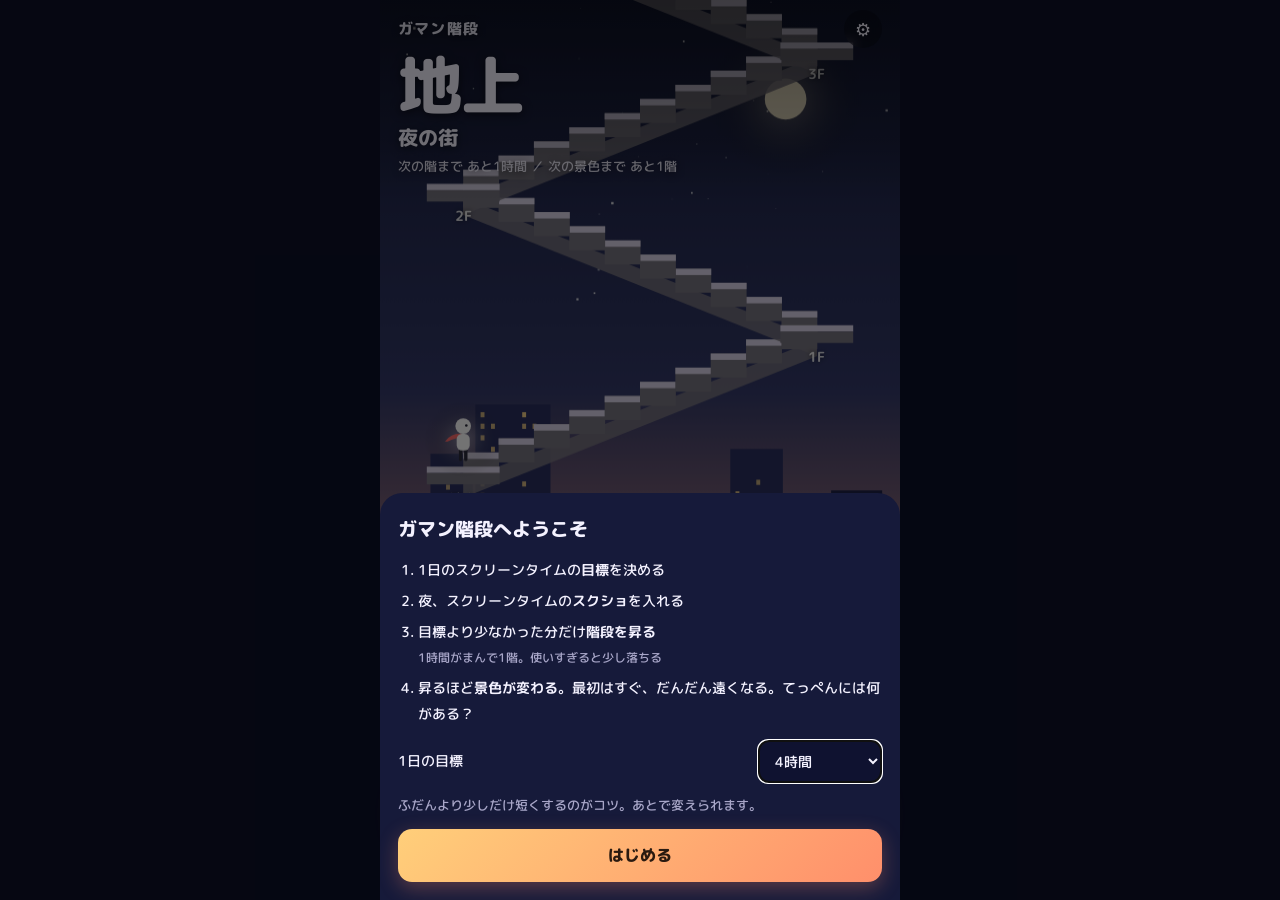
<file: gaman-kaidan/index.html>
<!doctype html>
<html lang="ja">
<head>
  <meta charset="utf-8">
  <meta name="viewport" content="width=device-width, initial-scale=1, viewport-fit=cover">
  <title>ガマン階段</title>
  <meta name="description" content="スマホを我慢した時間だけ階段を昇る。昇るほど景色が変わっていく。">
  <!-- ホーム画面に置いたとき用：アプリとして全画面で開く -->
  <link rel="manifest" href="manifest.json">
  <link rel="apple-touch-icon" href="icons/icon-180.png">
  <meta name="theme-color" content="#141a38">
  <meta name="mobile-web-app-capable" content="yes">
  <meta name="apple-mobile-web-app-capable" content="yes">
  <meta name="apple-mobile-web-app-status-bar-style" content="black-translucent">
  <meta name="apple-mobile-web-app-title" content="ガマン階段">
  <link rel="preconnect" href="https://fonts.googleapis.com">
  <link rel="stylesheet" href="https://fonts.googleapis.com/css2?family=M+PLUS+Rounded+1c:wght@500;800&display=swap">
  <link rel="stylesheet" href="css/style.css">
</head>
<body>
  <main class="app">
    <section class="stage">
      <canvas id="scene" aria-label="いま昇っている階段と景色"></canvas>
      <div class="hud">
        <div class="hud-top">
          <span class="brand">ガマン階段</span>
          <button id="btn-settings" class="icon-btn" aria-label="せってい">⚙</button>
        </div>
        <div class="floor"><span id="floor-num">地上</span><small id="floor-unit"></small></div>
        <div class="zone" id="zone-name"></div>
        <div class="next" id="next-info"></div>
      </div>
      <div class="banner" id="banner" hidden>
        <span class="new">NEW</span>
        <small>新しい景色にたどり着いた</small>
        <b id="banner-name"></b>
        <em id="banner-count"></em>
      </div>
      <div class="pop" id="pop"></div>
    </section>

    <section class="panel">
      <div class="stats">
        <div><b id="stat-saved">0分</b><span>我慢した時間</span></div>
        <div><b id="stat-streak">0日</b><span>連続達成</span></div>
        <div><b id="stat-goal">-</b><span>1日の目標</span></div>
      </div>
      <button class="primary" id="btn-record">今日のスクリーンタイムを記録</button>
      <nav class="sub">
        <button id="btn-share">シェア</button>
        <button id="btn-book">景色図鑑</button>
        <button id="btn-history">きろく</button>
      </nav>
    </section>
  </main>

  <!-- はじめての人 -->
  <dialog id="dlg-welcome">
    <div class="sheet">
      <h2>ガマン階段へようこそ</h2>
      <ol class="rules">
        <li>1日のスクリーンタイムの<b>目標</b>を決める</li>
        <li>夜、スクリーンタイムの<b>スクショ</b>を入れる</li>
        <li>目標より少なかった分だけ<b>階段を昇る</b><br><small>1時間がまんで1階。使いすぎると少し落ちる</small></li>
        <li>昇るほど<b>景色が変わる</b>。最初はすぐ、だんだん遠くなる。てっぺんには何がある？</li>
      </ol>
      <label class="field">1日の目標
        <select id="welcome-goal"></select>
      </label>
      <p class="note">ふだんより少しだけ短くするのがコツ。あとで変えられます。</p>
      <button class="primary" id="welcome-ok">はじめる</button>
    </div>
  </dialog>

  <!-- 記録する -->
  <dialog id="dlg-record">
    <div class="sheet">
      <h2>スクリーンタイムを記録</h2>
      <div id="rec-pick">
        <label class="pick">📷 スクショを選ぶ
          <input type="file" id="rec-file" accept="image/*" hidden>
        </label>
        <p class="note">設定 → スクリーンタイム → 「すべてのアクティビティを確認」で、<b>その日</b>の画面をスクショしてね。読み取りはこの端末の中だけで行います。</p>
        <button class="link" id="rec-manual">スクショなしで数字を入れる</button>
      </div>
      <div id="rec-read" hidden>
        <img id="rec-thumb" alt="">
        <div class="bar"><i id="ocr-bar"></i></div>
        <p class="note" id="ocr-status"></p>
      </div>
      <div id="rec-form" hidden>
        <p class="note" id="rec-msg"></p>
        <div class="cands" id="rec-cands"></div>
        <div class="time-in">
          <input type="number" id="rec-h" min="0" max="24" inputmode="numeric"> 時間
          <input type="number" id="rec-m" min="0" max="59" inputmode="numeric"> 分
        </div>
        <label class="field">日付 <input type="date" id="rec-date"></label>
        <div class="result" id="rec-result"></div>
        <button class="primary" id="rec-ok">記録して昇る</button>
      </div>
      <button class="close" data-close>とじる</button>
    </div>
  </dialog>

  <!-- シェア -->
  <dialog id="dlg-share">
    <div class="sheet">
      <h2>今の景色をシェア</h2>
      <img id="share-img" class="share-img" alt="今いる景色の画像">
      <p class="note" id="share-hint"></p>
      <button class="primary" id="share-go">画像をシェア</button>
      <a class="secondary" id="share-x" target="_blank" rel="noopener">Xに投稿する文章を開く</a>
      <button class="close" data-close>とじる</button>
    </div>
  </dialog>

  <!-- 景色図鑑 -->
  <dialog id="dlg-book">
    <div class="sheet">
      <h2>景色図鑑</h2>
      <div class="book" id="book"></div>
      <button class="close" data-close>とじる</button>
    </div>
  </dialog>

  <!-- きろく -->
  <dialog id="dlg-history">
    <div class="sheet">
      <h2>きろく</h2>
      <ul class="history" id="history"></ul>
      <button class="close" data-close>とじる</button>
    </div>
  </dialog>

  <!-- せってい -->
  <dialog id="dlg-settings">
    <div class="sheet">
      <h2>せってい</h2>
      <label class="field">1日の目標
        <select id="set-goal"></select>
      </label>
      <p class="note">変えた目標は、これから記録する日から使われます。</p>
      <button class="danger" id="set-reset">記録をぜんぶ消す</button>
      <button class="close" data-close>とじる</button>
    </div>
  </dialog>

  <script src="js/scenes.js"></script>
  <script src="js/ocr.js"></script>
  <script src="js/app.js"></script>
</body>
</html>
</file>
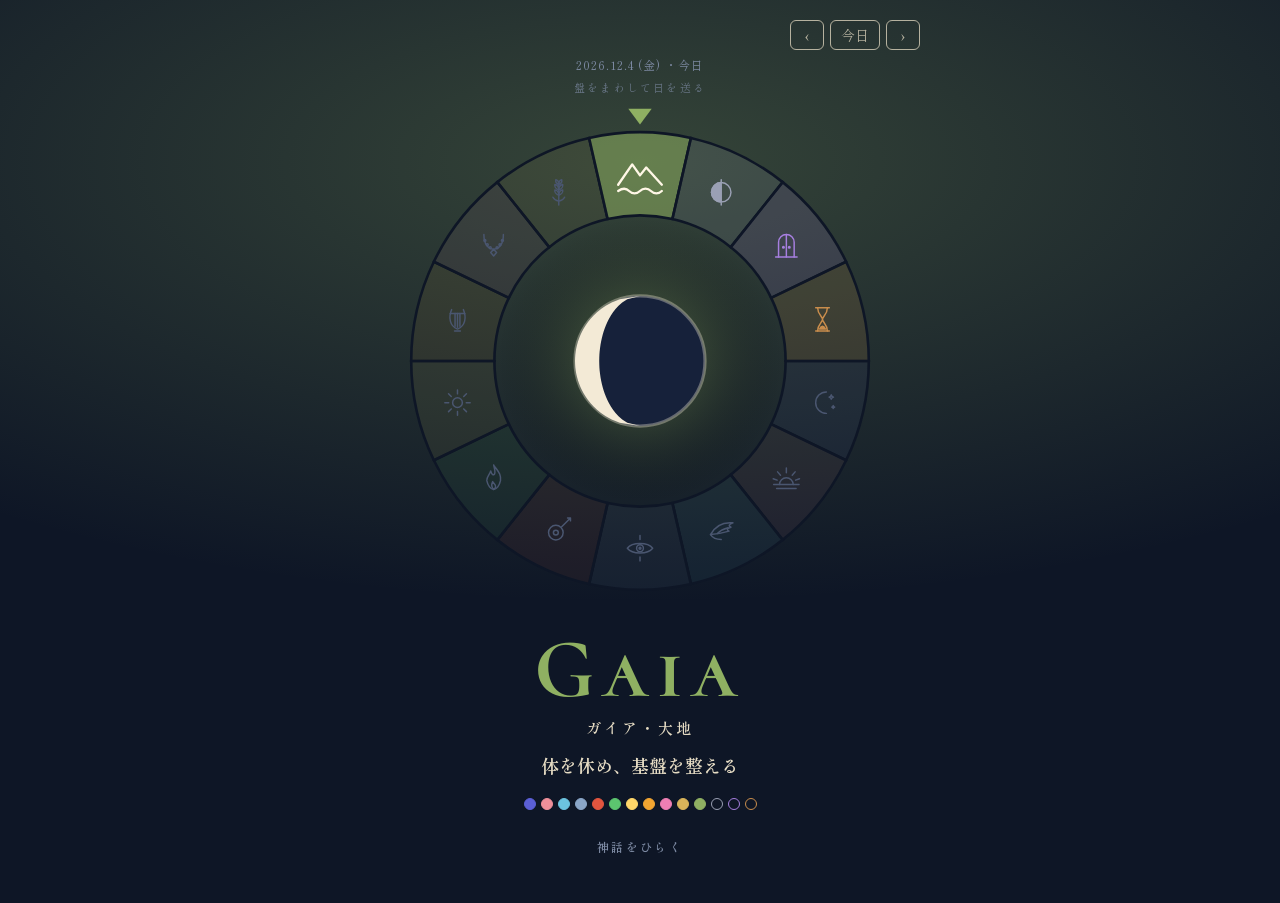
<file: pantheon-calendar/index.html>
<!doctype html>
<html lang="ja">
<head>
  <meta charset="utf-8">
  <meta name="viewport" content="width=device-width, initial-scale=1, viewport-fit=cover">
  <title>Pantheon Calendar</title>
  <!-- ホーム画面に置いたとき用：アプリとして全画面で開く -->
  <link rel="manifest" href="manifest.json">
  <link rel="apple-touch-icon" href="icons/icon-180.png">
  <meta name="theme-color" content="#0e1626">
  <meta name="mobile-web-app-capable" content="yes">
  <meta name="apple-mobile-web-app-capable" content="yes">
  <meta name="apple-mobile-web-app-status-bar-style" content="black-translucent">
  <meta name="apple-mobile-web-app-title" content="Pantheon">
  <link rel="preconnect" href="https://fonts.googleapis.com">
  <link rel="stylesheet" href="https://fonts.googleapis.com/css2?family=Cormorant+SC:wght@500;700&family=Shippori+Mincho:wght@400;600;800&display=swap">
  <link rel="stylesheet" href="css/style.css">
</head>
<body>
  <main class="app">
    <div class="nav">
      <button id="prev" aria-label="前の日">‹</button>
      <button id="today">今日</button>
      <button id="next" aria-label="次の日">›</button>
    </div>

    <div class="date" id="date"></div>
    <div class="hint">盤をまわして日を送る</div>

    <!-- 盤：#ring が回る。月と針は回らない -->
    <svg id="dial" viewBox="0 0 400 400" role="img" aria-label="14日の天球盤">
      <defs>
        <radialGradient id="glow">
          <stop id="glow-start" offset="0" stop-opacity=".55"/>
          <stop offset="1" stop-opacity="0"/>
        </radialGradient>
      </defs>
      <circle cx="200" cy="200" r="110" fill="url(#glow)"/>
      <g id="ring" style="transform-origin:200px 200px"></g>
      <g id="pointer"><path d="M200 18 L191 6 L209 6Z"/></g>
      <foreignObject x="140" y="140" width="120" height="120"><div id="moon"></div></foreignObject>
    </svg>

    <div class="name" id="name"></div>
    <div class="kana" id="kana"></div>
    <div class="role" id="role"></div>
    <div class="extra" id="extra" hidden>延長日</div>
    <div id="progress" aria-hidden="true"></div>

    <details class="more">
      <summary>神話をひらく</summary>
      <div class="symbols" id="symbols"></div>
      <p id="myth"></p>
    </details>

    <button class="badge-btn" id="badge-btn" hidden>アイコンに今日の日数を出す</button>
  </main>

  <!-- 読み込み順に意味がある：データ → 計算 → 画面 -->
  <script src="js/pantheon.js"></script>
  <script src="js/moon.js"></script>
  <script src="js/cycle.js"></script>
  <script src="js/feedback.js"></script>
  <script src="js/app.js"></script>
  <script>
    // 電波がなくても開けるように（http(s) で開いたときだけ動く）
    if ("serviceWorker" in navigator) navigator.serviceWorker.register("sw.js").catch(() => {});
  </script>
</body>
</html>
</file>
<file: gaman-kaidan/css/style.css>
:root {
  --bg: #0d1029;
  --panel: #161a3a;
  --line: rgba(255, 255, 255, .1);
  --text: #f4f2ff;
  --muted: #a8a6c8;
  --accent: #ffb86b;
  --up: #7ee0a4;
  --down: #ff8a8a;
  --font: "M PLUS Rounded 1c", "Hiragino Maru Gothic ProN", sans-serif;
}

* { box-sizing: border-box; -webkit-tap-highlight-color: transparent; }

html, body {
  margin: 0;
  height: 100%;
  background: var(--bg);
  color: var(--text);
  font-family: var(--font);
  font-weight: 500;
  overscroll-behavior: none;
}

button, select, input { font: inherit; color: inherit; }
button { cursor: pointer; }

.app {
  display: flex;
  flex-direction: column;
  height: 100dvh;
  max-width: 520px;
  margin: 0 auto;
}

/* ---------- 景色 ---------- */

.stage { position: relative; flex: 1; min-height: 0; overflow: hidden; }
#scene { display: block; width: 100%; height: 100%; }

.hud {
  position: absolute;
  inset: 0 0 auto 0;
  padding: calc(env(safe-area-inset-top) + 10px) 18px 26px;
  background: linear-gradient(rgba(0, 0, 0, .38), rgba(0, 0, 0, .18) 70%, transparent);
  text-shadow: 0 2px 10px rgba(0, 0, 0, .55);
  pointer-events: none;
}
.hud-top { display: flex; justify-content: space-between; align-items: center; }
.brand { font-weight: 800; font-size: 15px; letter-spacing: .08em; opacity: .9; }
.icon-btn {
  pointer-events: auto;
  width: 38px; height: 38px;
  border: 0; border-radius: 50%;
  background: rgba(0, 0, 0, .25);
  font-size: 18px;
  backdrop-filter: blur(6px);
}
.floor { margin-top: 4px; font-weight: 800; line-height: 1; }
#floor-num { font-size: 64px; letter-spacing: -.02em; }
#floor-unit { font-size: 24px; margin-left: 4px; }
.zone { font-size: 20px; font-weight: 800; margin-top: 6px; }
.next { font-size: 12.5px; margin-top: 6px; opacity: .9; }

.pop {
  position: absolute;
  left: 50%; top: 42%;
  transform: translateX(-50%);
  font-size: 34px; font-weight: 800;
  color: var(--up);
  text-shadow: 0 2px 12px rgba(0, 0, 0, .6);
  opacity: 0;
  pointer-events: none;
}
.pop.down { color: var(--down); }
.pop.show { animation: pop 2.2s ease-out; }
@keyframes pop {
  0% { opacity: 0; transform: translate(-50%, 20px) scale(.8); }
  15% { opacity: 1; transform: translate(-50%, 0) scale(1.1); }
  70% { opacity: 1; transform: translate(-50%, -20px) scale(1); }
  100% { opacity: 0; transform: translate(-50%, -50px); }
}

.banner {
  position: absolute;
  left: 16px; right: 16px; top: 40%;
  padding: 18px;
  border-radius: 18px;
  background: rgba(10, 10, 30, .55);
  backdrop-filter: blur(10px);
  text-align: center;
  pointer-events: none;
}
.banner small { display: block; color: var(--accent); font-size: 13px; }
.banner b { display: block; font-size: 34px; margin-top: 4px; background: linear-gradient(90deg, #fff, #ffe08a, #fff); -webkit-background-clip: text; background-clip: text; color: transparent; }
.banner em { display: block; font-style: normal; font-size: 12px; color: #d6d4ee; margin-top: 4px; }
.banner .new {
  display: inline-block; margin-bottom: 6px; padding: 2px 10px;
  border-radius: 999px; background: #ff5b7f; color: #fff;
  font-size: 12px; font-weight: 800; letter-spacing: .1em;
  animation: newpulse .6s ease-in-out infinite alternate;
}
@keyframes newpulse { to { transform: scale(1.15); } }
.banner.show { animation: banner 4.2s ease forwards; }
@keyframes banner {
  0% { opacity: 0; transform: scale(.9); }
  12%, 80% { opacity: 1; transform: scale(1); }
  100% { opacity: 0; }
}

/* ---------- 下のパネル ---------- */

.panel {
  padding: 14px 16px calc(env(safe-area-inset-bottom) + 14px);
  background: var(--panel);
  border-top: 1px solid var(--line);
}
.stats { display: grid; grid-template-columns: repeat(3, 1fr); text-align: center; margin-bottom: 12px; }
.stats b { display: block; font-size: 17px; font-weight: 800; }
.stats span { font-size: 11px; color: var(--muted); }

.primary {
  display: block; width: 100%;
  padding: 15px;
  border: 0; border-radius: 14px;
  background: linear-gradient(135deg, #ffcf7a, #ff8f6b);
  color: #2a1a10;
  font-size: 16px; font-weight: 800;
  box-shadow: 0 6px 20px rgba(255, 140, 100, .3);
}
.primary:disabled { opacity: .4; box-shadow: none; }
.primary:active { transform: scale(.98); }

.sub { display: grid; grid-template-columns: repeat(3, 1fr); gap: 8px; margin-top: 10px; }
.sub button {
  padding: 10px 0;
  border: 1px solid var(--line); border-radius: 12px;
  background: rgba(255, 255, 255, .04);
  font-size: 13px;
}

/* ---------- ダイアログ ---------- */

dialog {
  width: min(100%, 520px);
  max-height: 88dvh;
  margin: auto auto 0;
  padding: 0;
  border: 0; border-radius: 22px 22px 0 0;
  background: var(--panel);
  color: var(--text);
}
dialog::backdrop { background: rgba(0, 0, 0, .55); }
dialog[open] { animation: up .25s ease-out; }
@keyframes up { from { transform: translateY(40px); opacity: 0; } }

.sheet { padding: 22px 18px calc(env(safe-area-inset-bottom) + 18px); }
.sheet h2 { margin: 0 0 14px; font-size: 19px; font-weight: 800; }
.note { color: var(--muted); font-size: 12.5px; line-height: 1.7; }
.note b { color: var(--text); }

.close, .link, .danger, .secondary {
  display: block; width: 100%;
  margin-top: 10px; padding: 12px;
  border: 0; border-radius: 12px;
  background: transparent;
  color: var(--muted);
  font-size: 14px;
  text-align: center;
  text-decoration: none;
}
.secondary { border: 1px solid var(--line); color: var(--text); }
.link { text-decoration: underline; }
.danger { border: 1px solid rgba(255, 138, 138, .4); color: var(--down); margin-top: 18px; }
.danger.armed { background: var(--down); color: #2a0d0d; font-weight: 800; }

.rules { padding-left: 20px; line-height: 1.8; font-size: 14px; }
.rules li { margin-bottom: 6px; }
.rules small { color: var(--muted); }

.field { display: flex; justify-content: space-between; align-items: center; gap: 10px; margin: 14px 0 4px; font-size: 14px; }
.field select, .field input {
  padding: 10px 12px;
  border: 1px solid var(--line); border-radius: 10px;
  background: #0f1230;
}

.pick {
  display: block;
  padding: 26px;
  border: 2px dashed rgba(255, 184, 107, .5); border-radius: 16px;
  text-align: center;
  font-size: 17px; font-weight: 800;
  color: var(--accent);
}

#rec-thumb { display: block; max-height: 220px; margin: 0 auto 12px; border-radius: 12px; }
.bar { height: 6px; border-radius: 3px; background: rgba(255, 255, 255, .1); overflow: hidden; }
.bar i { display: block; height: 100%; width: 0; background: var(--accent); transition: width .2s; }

.cands { display: flex; flex-wrap: wrap; gap: 8px; margin-bottom: 12px; }
.chip {
  padding: 8px 12px;
  border: 1px solid var(--line); border-radius: 999px;
  background: rgba(255, 255, 255, .05);
  font-size: 14px;
}
.chip.on { background: var(--accent); color: #2a1a10; border-color: var(--accent); font-weight: 800; }

.time-in { display: flex; align-items: center; gap: 8px; font-size: 16px; }
.time-in input {
  width: 80px;
  padding: 12px;
  border: 1px solid var(--line); border-radius: 10px;
  background: #0f1230;
  font-size: 22px; font-weight: 800; text-align: center;
}

.result { margin: 16px 0 14px; padding: 14px; border-radius: 14px; text-align: center; line-height: 1.7; font-size: 15px; }
.result:empty { display: none; }
.result.up { background: rgba(126, 224, 164, .12); }
.result.up b { color: var(--up); }
.result.down { background: rgba(255, 138, 138, .12); }
.result.down b { color: var(--down); }
.result small { display: block; color: var(--muted); font-size: 12px; }

.share-img { display: block; width: 100%; border-radius: 14px; margin-bottom: 12px; }

.book { display: grid; grid-template-columns: repeat(2, 1fr); gap: 10px; }
.card { position: relative; border-radius: 14px; overflow: hidden; background: #0a0c20; }
.card canvas { display: block; width: 100%; aspect-ratio: 4 / 5; }
.card.locked canvas { opacity: 0; }
.card.locked { background: repeating-linear-gradient(45deg, #11142f 0 10px, #0d1028 10px 20px); }
.card .cap {
  position: absolute; inset: auto 0 0 0;
  padding: 18px 10px 8px;
  background: linear-gradient(transparent, rgba(0, 0, 0, .65));
}
.card .cap b { display: block; font-size: 14px; }
.card .cap small { font-size: 11px; color: #d6d4ee; }

.history { list-style: none; margin: 0; padding: 0; }
.history li {
  display: grid; grid-template-columns: 1fr auto auto auto;
  gap: 12px; align-items: center;
  padding: 12px 2px;
  border-bottom: 1px solid var(--line);
  font-size: 14px;
}
.history .empty { display: block; color: var(--muted); text-align: center; border: 0; }
.history .s { font-weight: 800; min-width: 52px; text-align: right; }
.history .up { color: var(--up); }
.history .down { color: var(--down); }
.history .del {
  border: 0; background: rgba(255, 255, 255, .06);
  border-radius: 8px; padding: 4px 10px; color: var(--muted);
}
.history .del.armed { background: var(--down); color: #2a0d0d; font-weight: 800; }
</file>
<file: pantheon-calendar/css/style.css>
/* style.css — 見た目 */

:root {
  --bg: #0e1626;      /* 夜空 */
  --fg: #e6dcc4;      /* 文字 */
  --dim: #7d8aa3;     /* 薄い文字 */
  --day: #c98d4c;     /* その日の神の色（app.js が書き換える） */
  --font-latin: "Cormorant SC", "Cinzel", Georgia, serif;
  --font-jp: "Shippori Mincho", "Hiragino Mincho ProN", "Yu Mincho", serif;
  color-scheme: dark;
}

* { box-sizing: border-box; }

body {
  margin: 0;
  min-height: 100vh;
  font-family: var(--font-jp);
  color: var(--fg);
  /* 上からその日の色の光が差す */
  background:
    radial-gradient(120% 70% at 50% 18%, color-mix(in srgb, var(--day) 30%, transparent), transparent 70%),
    var(--bg);
  background-attachment: fixed;
  /* ホーム画面から開くと時計・ノッチの下まで画面になるので、そのぶん空ける */
  padding: max(20px, env(safe-area-inset-top)) max(16px, env(safe-area-inset-right)) max(40px, env(safe-area-inset-bottom)) max(16px, env(safe-area-inset-left));
  transition: background .4s;
}

.app { max-width: 560px; margin: 0 auto; display: flex; flex-direction: column; align-items: center; gap: 6px; }

/* 上のボタン */
.nav { align-self: flex-end; display: flex; gap: 6px; }
.nav button {
  background: none; color: inherit; border: 1px solid currentColor; border-radius: 6px;
  height: 30px; min-width: 34px; padding: 0 10px; cursor: pointer; opacity: .75; font: 14px var(--font-jp);
}
.nav button:focus-visible { outline: 2px solid currentColor; outline-offset: 2px; }

.date { font-size: 12px; color: var(--dim); letter-spacing: .08em; font-variant-numeric: tabular-nums; }
.hint { font-size: 11px; color: var(--dim); letter-spacing: .2em; opacity: .7; }

/* 盤 */
#dial { width: min(100%, 520px); touch-action: none; cursor: grab; user-select: none; -webkit-user-select: none; }
#dial.dragging { cursor: grabbing; }
#ring, .emblem { transition: transform 1.1s cubic-bezier(.6, .05, .25, 1); }
#dial.dragging #ring, #dial.dragging .emblem { transition: none; }   /* ドラッグ中は指に直結 */
.sector { stroke: var(--bg); stroke-width: 2; transition: fill-opacity .3s; }
.emblem svg { fill: none; stroke: currentColor; stroke-width: 3; stroke-linecap: round; stroke-linejoin: round; }
.emblem { transition: transform 1.1s cubic-bezier(.6, .05, .25, 1), color .3s; }
#glow-start { stop-color: var(--day); }
#pointer path { fill: var(--day); }
#pointer { transform-origin: 200px 6px; }
#pointer.tick { animation: tick .18s ease-out; }
@keyframes tick { 0% { transform: scale(1.6) translateY(3px); } 100% { transform: none; } }

/* 名前など */
.name { font: 700 clamp(52px, 14vw, 84px)/1 var(--font-latin); letter-spacing: .1em; color: var(--day); }
.kana { font: 600 15px var(--font-jp); letter-spacing: .2em; }
.role { font: 600 18px var(--font-jp); margin-top: 8px; }
.extra { font-size: 12px; color: var(--dim); }

/* 14日の進み具合 */
#progress { display: flex; gap: 5px; margin-top: 14px; }
#progress i { width: 12px; height: 12px; border-radius: 50%; border: 1.5px solid; }

/* アイコンのバッジを有効にするボタン（ホーム画面から開いたときだけ出る） */
.badge-btn {
  margin-top: 18px; background: none; color: inherit; border: 1px solid currentColor; border-radius: 6px;
  padding: 8px 14px; cursor: pointer; opacity: .75; font: 13px var(--font-jp);
}
.badge-btn[hidden] { display: none; }

/* 神話（押すと開く） */
.more { margin-top: 14px; max-width: 32em; width: 100%; }
.more summary {
  cursor: pointer; list-style: none; text-align: center; padding: 8px;
  font: 600 12px var(--font-jp); letter-spacing: .2em; color: var(--dim);
}
.more summary::-webkit-details-marker { display: none; }
.symbols { display: flex; flex-wrap: wrap; justify-content: center; gap: 6px; margin-top: 8px; }
.symbols span { font-size: 12px; padding: 5px 10px; border: 1px solid #23324d; border-radius: 999px; background: #13203a; }
.more p { font-size: 14px; line-height: 1.9; margin: 10px 0 0; }

@media (prefers-reduced-motion: reduce) {
  #ring, .emblem, #pointer.tick { transition: none; animation: none; }
}
</file>
